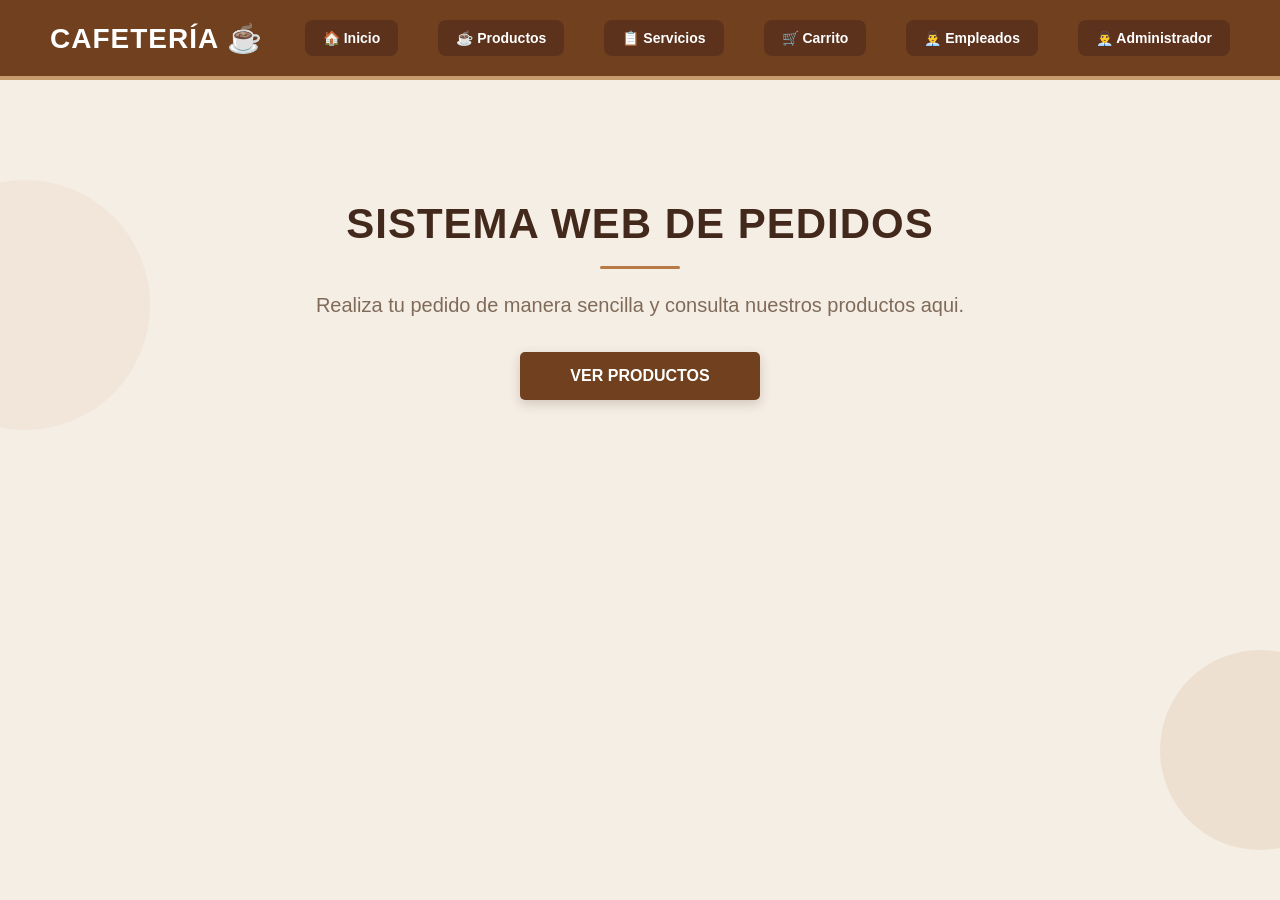
<file: index.html>
<!DOCTYPE html>
<html lang="es">
<head>
    <meta charset="UTF-8">
    <meta name="viewport" content="width=device-width, initial-scale=1.0">
    <title>Inicio - Cafeteria</title>
<link rel="stylesheet" href="estil.css">
   
   
</head>

<body>

    <!-- Encabezado -->
    <header>

        <div class="logo">
            CAFETERÍA ☕
        </div>

        <nav class="menu">

        <a href="index.html">🏠 Inicio</a>

        <a href="cafeteria.html">☕ Productos</a>

        <a href="cafeteria_sen.html">📋 Servicios</a>

        <a href="tu_carito.html">🛒 Carrito</a>

        <a href="panel_enpleados.html">👨‍💼 Empleados</a>
        <a href="adios.html">👨‍💼 Administrador</a>

    </nav>

    </header>

    <!-- Contenido principal -->
    <main>

        <h1>SISTEMA WEB DE PEDIDOS</h1>

        <p>
            Realiza tu pedido de manera sencilla y consulta nuestros productos aqui.
        </p>

        <a href="#" class="boton">
            VER PRODUCTOS
        </a>

    </main>

</body>
</html>
</file>
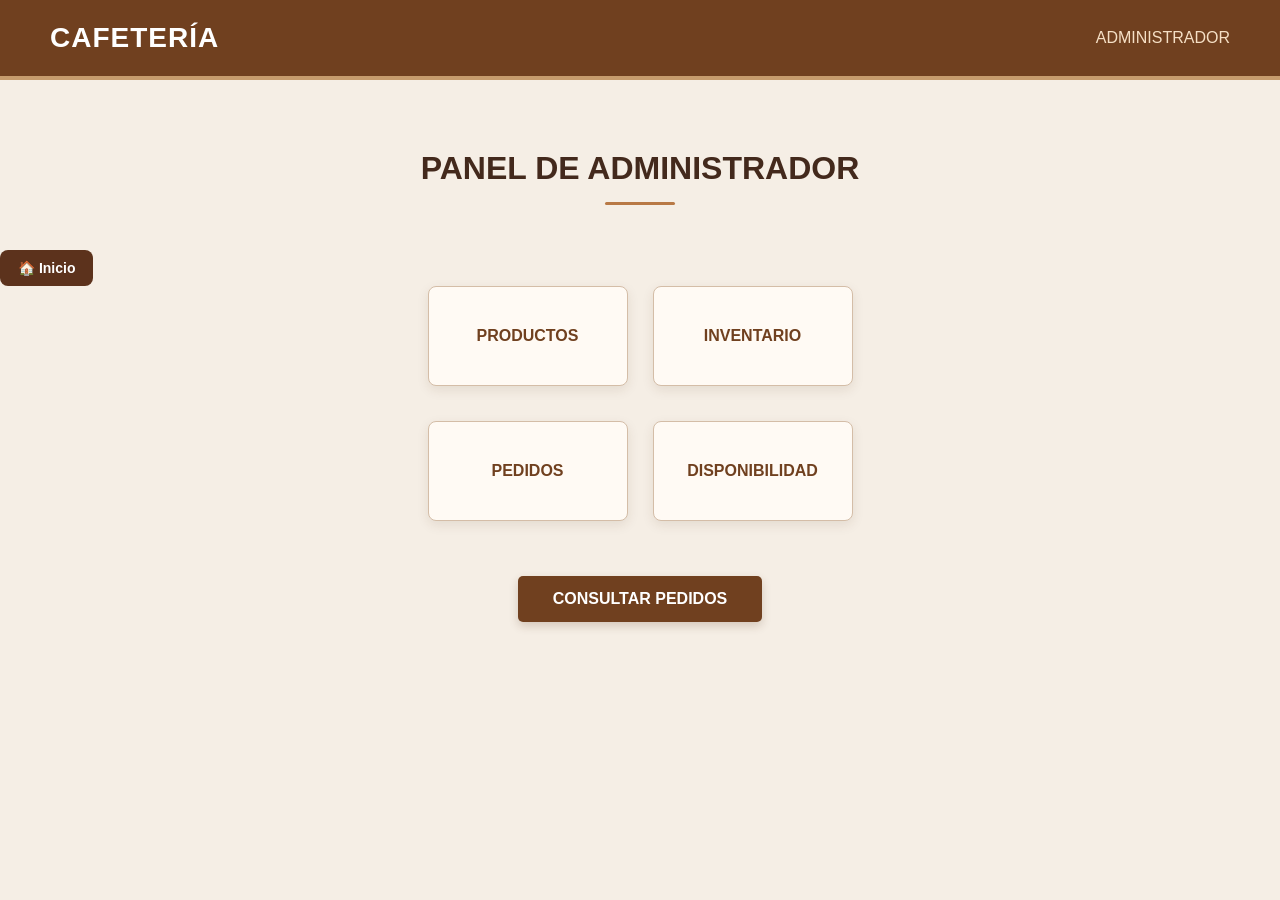
<file: adios.html>
<!DOCTYPE html>
<html lang="es">
<head>
    <meta charset="UTF-8">
    <meta name="viewport" content="width=device-width, initial-scale=1.0">
    <title>Panel de Administrador - Cafetería</title>
<link rel="stylesheet" href="est.css">
</head>

<body>

    <!-- Encabezado -->
    <header>

        <div class="logo">
            CAFETERÍA
        </div>

        <div class="usuario">
            ADMINISTRADOR
        </div>

    </header>

    <!-- Contenido principal -->
    <main>

        <h1>PANEL DE ADMINISTRADOR</h1>
    <nav class="menu">

    <a href="index.html">🏠 Inicio</a>

    

    </nav>
        <div class="opciones">

            <div class="opcion">
                PRODUCTOS
            </div>

            <div class="opcion">
                INVENTARIO
            </div>

        </div>

        <div class="opciones">

            <div class="opcion">
                PEDIDOS
            </div>

            <div class="opcion">
                DISPONIBILIDAD
            </div>

        </div>

        <a href="#" class="boton">
            CONSULTAR PEDIDOS
        </a>

    </main>

</body>
</html>
</file>
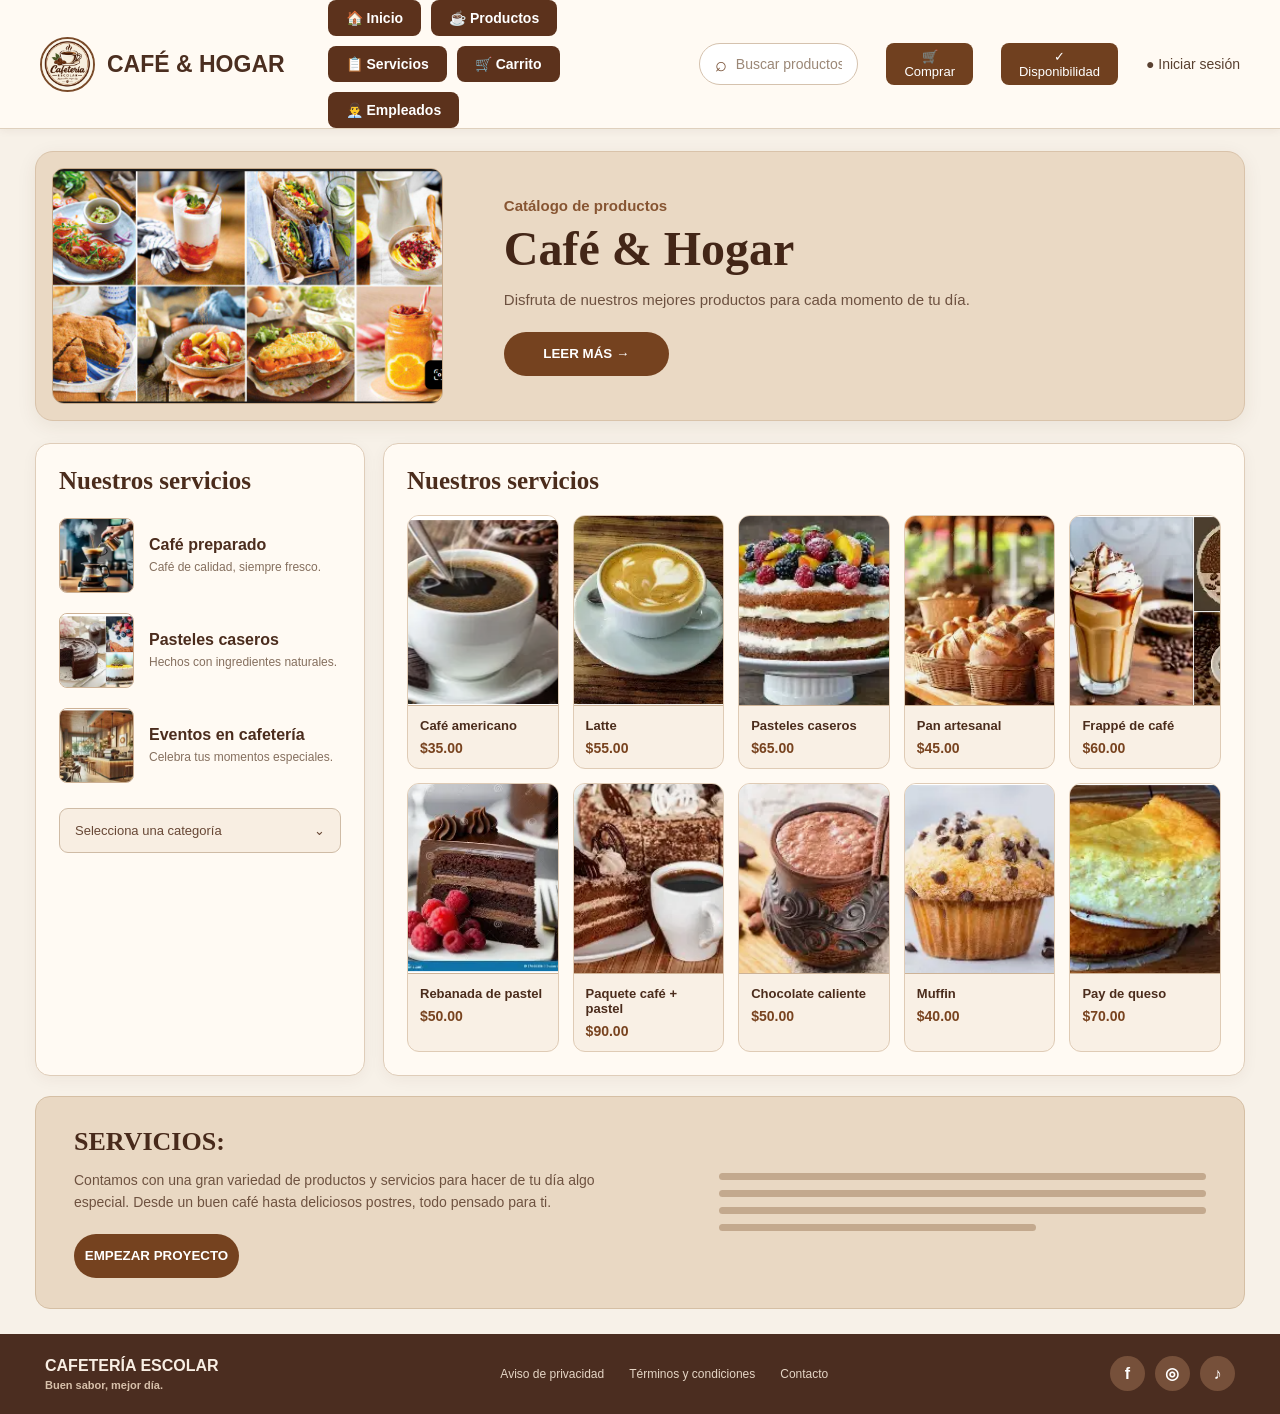
<file: cafeteria.html>
<!DOCTYPE html>
<html lang="es">

<head>

<meta charset="UTF-8">

<meta name="viewport" content="width=device-width, initial-scale=1.0">

<title>Café & Hogar</title>

<link rel="stylesheet" href="estilos.css">

</head>

<body>


<!-- =========================
     HEADER
========================= -->

<header>

    <div class="logo">

        <div class="logo-icon">
            <img src="logo.png" alt="Logo Cafetería">
        </div>

        <span>CAFÉ & HOGAR</span>

    </div>


    <nav class="menu">

        <a href="index.html">🏠 Inicio</a>

        <a href="cafeteria.html">☕ Productos</a>

        <a href="cafeteria_sen.html">📋 Servicios</a>

        <a href="tu_carito.html">🛒 Carrito</a>

        <a href="panel_enpleados.html">👨‍💼 Empleados</a>

    </nav>


    <div class="search">

        <span>⌕</span>

        <input
            type="text"
            placeholder="Buscar productos..."
        >

    </div>


    <button class="btn-header">
        🛒 Comprar
    </button>


    <button class="btn-header">
        ✓ Disponibilidad
    </button>


    <div class="login">
        ● Iniciar sesión
    </div>

</header>



<!-- =========================
     HERO
========================= -->

<section class="hero">


    <div class="hero-img">

        <img
            src="desayuno.png"
            alt="Cafetería"
        >

    </div>


    <div class="hero-content">

        <small>Catálogo de productos</small>

        <h1>Café & Hogar</h1>

        <p>
            Disfruta de nuestros mejores productos
            para cada momento de tu día.
        </p>

        <button class="btn-main">
            LEER MÁS →
        </button>

    </div>


</section>



<!-- =========================
     CONTENIDO
========================= -->

<section class="content">


    <!-- SIDEBAR -->

    <aside class="sidebar">

        <h2>Nuestros servicios</h2>


        <div class="service">

            <div class="service-icon">

                <img
                    src="cafe.png"
                    alt="Café preparado"
                >

            </div>

            <div class="service-info">

                <h3>Café preparado</h3>

                <p>
                    Café de calidad, siempre fresco.
                </p>

            </div>

        </div>


        <div class="service">

            <div class="service-icon">

                <img
                    src="pasteles.png"
                    alt="Pasteles caseros"
                >

            </div>

            <div class="service-info">

                <h3>Pasteles caseros</h3>

                <p>
                    Hechos con ingredientes naturales.
                </p>

            </div>

        </div>


        <div class="service">

            <div class="service-icon">

                <img
                    src="eventos.png"
                    alt="Eventos en cafetería"
                >

            </div>

            <div class="service-info">

                <h3>Eventos en cafetería</h3>

                <p>
                    Celebra tus momentos especiales.
                </p>

            </div>

        </div>


        <div class="category">

            <span>
                Selecciona una categoría
            </span>

            <span>⌄</span>

        </div>

    </aside>



    <!-- =========================
         PRODUCTOS
    ========================= -->

    <main class="products">

        <h2>Nuestros servicios</h2>


        <div class="product-grid">


            <!-- PRODUCTO 1 -->

            <div class="card">

                <div class="product-img">

                    <img
                        src="americano.png"
                        alt="Café americano"
                    >

                </div>

                <div class="card-info">

                    <h3>Café americano</h3>

                    <div class="card-bottom">

                        <span class="price">
                            $35.00
                        </span>

                    </div>

                </div>

            </div>



            <!-- PRODUCTO 2 -->

            <div class="card">

                <div class="product-img">

                    <img
                        src="latte.png"
                        alt="Latte"
                    >

                </div>

                <div class="card-info">

                    <h3>Latte</h3>

                    <div class="card-bottom">

                        <span class="price">
                            $55.00
                        </span>

                    </div>

                </div>

            </div>



            <!-- PRODUCTO 3 -->

            <div class="card">

                <div class="product-img">

                    <img
                        src="pastel.png"
                        alt="Pasteles caseros"
                    >

                </div>

                <div class="card-info">

                    <h3>Pasteles caseros</h3>

                    <div class="card-bottom">

                        <span class="price">
                            $65.00
                        </span>

                    </div>

                </div>

            </div>



            <!-- PRODUCTO 4 -->

            <div class="card">

                <div class="product-img">

                    <img
                        src="pan.png"
                        alt="Pan artesanal"
                    >

                </div>

                <div class="card-info">

                    <h3>Pan artesanal</h3>

                    <div class="card-bottom">

                        <span class="price">
                            $45.00
                        </span>

                    </div>

                </div>

            </div>



            <!-- PRODUCTO 5 -->

            <div class="card">

                <div class="product-img">

                    <img
                        src="frape de cafe.png"
                        alt="Frappé de café"
                    >

                </div>

                <div class="card-info">

                    <h3>Frappé de café</h3>

                    <div class="card-bottom">

                        <span class="price">
                            $60.00
                        </span>

                    </div>

                </div>

            </div>



            <!-- PRODUCTO 6 -->

            <div class="card">

                <div class="product-img">

                    <img
                        src="revanada.png"
                        alt="Rebanada de pastel"
                    >

                </div>

                <div class="card-info">

                    <h3>Rebanada de pastel</h3>

                    <div class="card-bottom">

                        <span class="price">
                            $50.00
                        </span>

                    </div>

                </div>

            </div>



            <!-- PRODUCTO 7 -->

            <div class="card">

                <div class="product-img">

                    <img
                        src="pastel_cafe.png"
                        alt="Paquete café y pastel"
                    >

                </div>

                <div class="card-info">

                    <h3>Paquete café + pastel</h3>

                    <div class="card-bottom">

                        <span class="price">
                            $90.00
                        </span>

                    </div>

                </div>

            </div>



            <!-- PRODUCTO 8 -->

            <div class="card">

                <div class="product-img">

                    <img
                        src="chocolate.png"
                        alt="Chocolate caliente"
                    >

                </div>

                <div class="card-info">

                    <h3>Chocolate caliente</h3>

                    <div class="card-bottom">

                        <span class="price">
                            $50.00
                        </span>

                    </div>

                </div>

            </div>



            <!-- PRODUCTO 9 -->

            <div class="card">

                <div class="product-img">

                    <img
                        src="muffin.png"
                        alt="Muffin"
                    >

                </div>

                <div class="card-info">

                    <h3>Muffin</h3>

                    <div class="card-bottom">

                        <span class="price">
                            $40.00
                        </span>

                    </div>

                </div>

            </div>



            <!-- PRODUCTO 10 -->

            <div class="card">

                <div class="product-img">

                    <img
                        src="pay de queso.png"
                        alt="Pay de queso"
                    >

                </div>

                <div class="card-info">

                    <h3>Pay de queso</h3>

                    <div class="card-bottom">

                        <span class="price">
                            $70.00
                        </span>

                    </div>

                </div>

            </div>


        </div>

    </main>

</section>



<!-- =========================
     SERVICIOS
========================= -->

<section class="services">


    <div class="services-text">

        <h2>SERVICIOS:</h2>

        <p>
            Contamos con una gran variedad de productos
            y servicios para hacer de tu día algo especial.
            Desde un buen café hasta deliciosos postres,
            todo pensado para ti.
        </p>

        <button class="btn-main">
            EMPEZAR PROYECTO
        </button>

    </div>


    <div class="services-lines">

        <div class="line"></div>

        <div class="line"></div>

        <div class="line"></div>

        <div class="line"></div>

    </div>


</section>



<!-- =========================
     FOOTER
========================= -->

<footer>


    <div class="footer-logo">

        CAFETERÍA ESCOLAR

        <span>
            Buen sabor, mejor día.
        </span>

    </div>


    <div class="footer-links">

        <span>Aviso de privacidad</span>

        <span>Términos y condiciones</span>

        <span>Contacto</span>

    </div>


    <div class="social">

        <div>f</div>

        <div>◎</div>

        <div>♪</div>

    </div>


</footer>


</body>
</html>
</file>
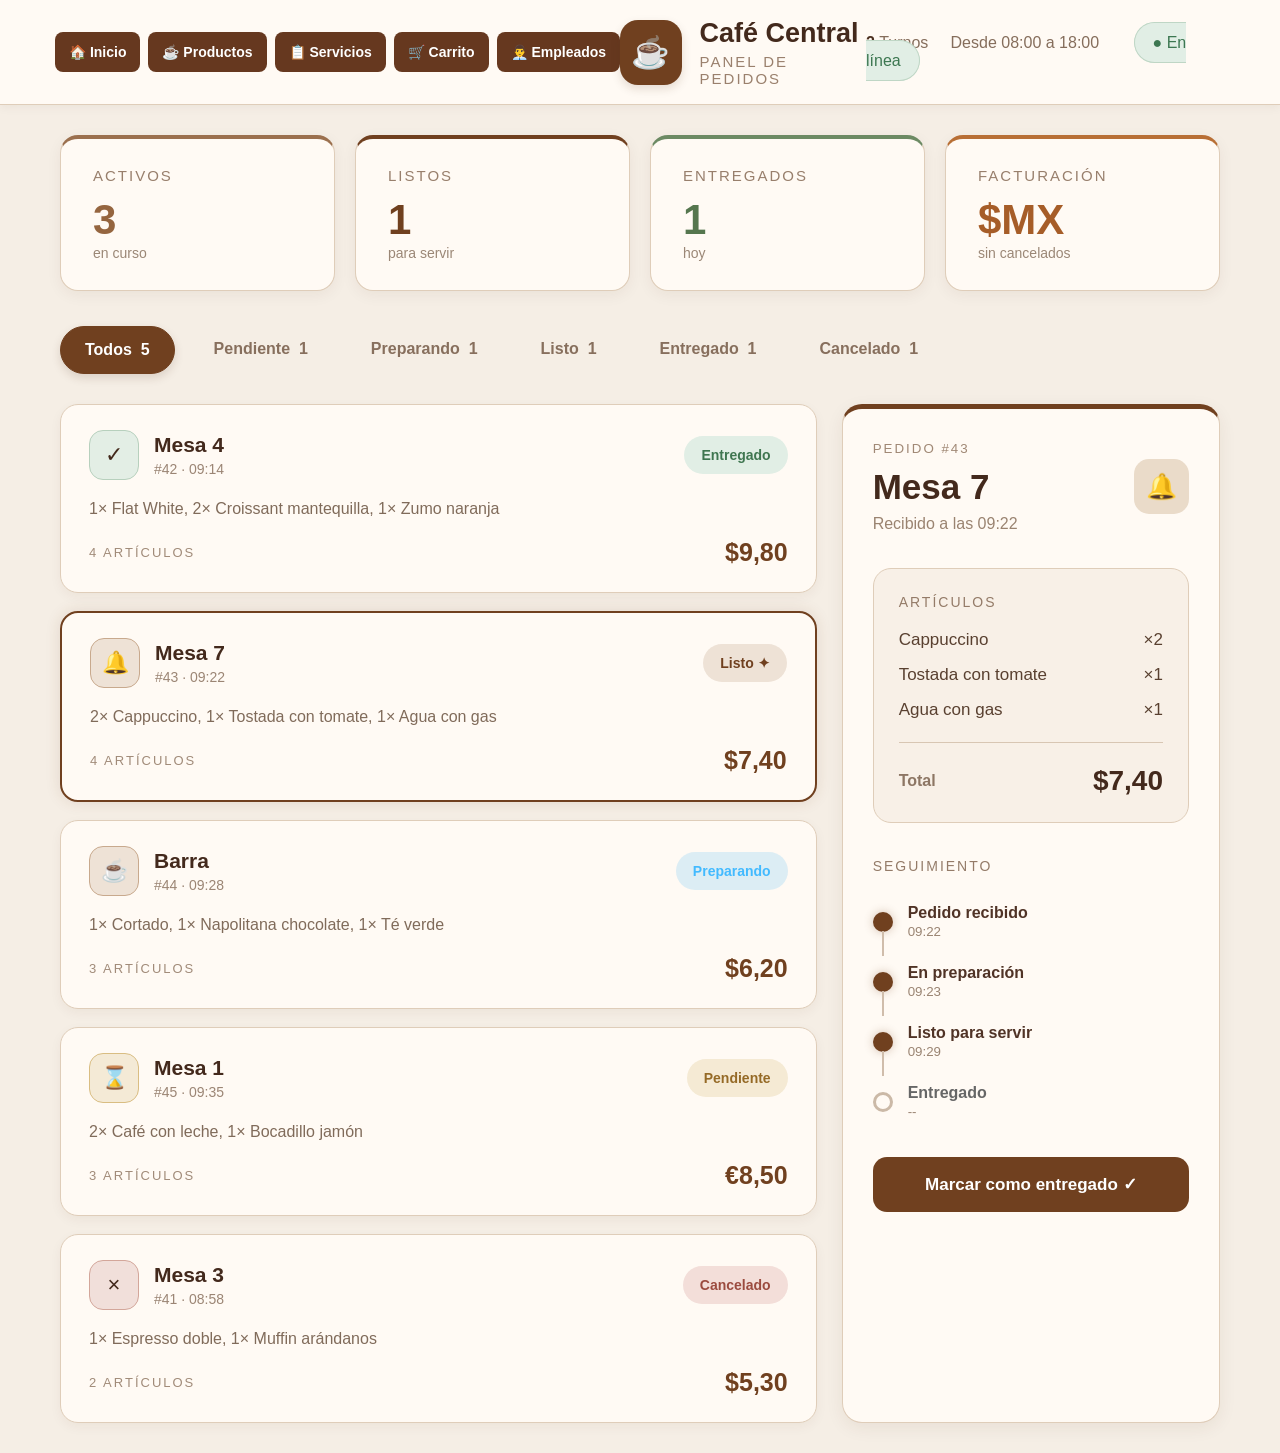
<file: cafeteria_sen.html>
<!DOCTYPE html>
<html lang="es">
<head>
<meta charset="UTF-8">
<meta name="viewport" content="width=device-width, initial-scale=1.0">
<title>Cafe Central - Panel de pedidos</title>
<link rel="stylesheet" href="cafeteria_pedidos.css">


</head>

<body>

<header>
    <nav class="menu">

    <a href="index.html">🏠 Inicio</a>

    <a href="cafeteria.html">☕ Productos</a>

    <a href="cafeteria_sen.html">📋 Servicios</a>

    <a href="tu_carito.html">🛒 Carrito</a>

    <a href="panel_enpleados.html">👨‍💼 Empleados</a>

    </nav>
    <div class="logo-area">
        <div class="logo">☕</div>

        <div class="logo-text">
            <h1>Café Central</h1>
            <p>PANEL DE PEDIDOS</p>
        </div>
    </div>

    <div class="shift">
        <strong>2</strong> Turnos
        &nbsp;&nbsp;&nbsp;
        Desde 08:00 a 18:00
        <span class="online">● En línea</span>
    </div>

</header>


<div class="container">

    <!-- ESTADÍSTICAS -->

    <section class="stats">

        <div class="stat blue">
            <div class="stat-title">ACTIVOS</div>
            <div class="stat-number">3</div>
            <small>en curso</small>
        </div>

        <div class="stat purple">
            <div class="stat-title">LISTOS</div>
            <div class="stat-number">1</div>
            <small>para servir</small>
        </div>

        <div class="stat green">
            <div class="stat-title">ENTREGADOS</div>
            <div class="stat-number">1</div>
            <small>hoy</small>
        </div>

        <div class="stat orange">
            <div class="stat-title">FACTURACIÓN</div>
            <div class="stat-number">$MX</div>
            <small>sin cancelados</small>
        </div>

    </section>


    <!-- FILTROS -->

    <div class="filters">

        <div class="filter active">
            Todos&nbsp; 5
        </div>

        <div class="filter">
            Pendiente&nbsp; 1
        </div>

        <div class="filter">
            Preparando&nbsp; 1
        </div>

        <div class="filter">
            Listo&nbsp; 1
        </div>

        <div class="filter">
            Entregado&nbsp; 1
        </div>

        <div class="filter">
            Cancelado&nbsp; 1
        </div>

    </div>


    <!-- CONTENIDO -->

    <main class="main">

        <section class="orders">

            <!-- PEDIDO 42 -->

            <div class="order">

                <div class="order-top">

                    <div class="order-name">

                        <div class="order-icon icon-green">
                            ✓
                        </div>

                        <div>
                            <h2>Mesa 4</h2>
                            <div class="order-id">
                                #42 · 09:14
                            </div>
                        </div>

                    </div>

                    <span class="status green">
                        Entregado
                    </span>

                </div>

                <div class="items">
                    1× Flat White, 2× Croissant mantequilla,
                    1× Zumo naranja
                </div>

                <div class="order-bottom">
                    <span class="article-count">
                        4 ARTÍCULOS
                    </span>

                    <span class="price">
                        $9,80
                    </span>
                </div>

            </div>


            <!-- PEDIDO 43 -->

            <div class="order selected">

                <div class="order-top">

                    <div class="order-name">

                        <div class="order-icon icon-purple">
                            🔔
                        </div>

                        <div>
                            <h2>Mesa 7</h2>
                            <div class="order-id">
                                #43 · 09:22
                            </div>
                        </div>

                    </div>

                    <span class="status purple">
                        Listo ✦
                    </span>

                </div>

                <div class="items">
                    2× Cappuccino, 1× Tostada con tomate,
                    1× Agua con gas
                </div>

                <div class="order-bottom">
                    <span class="article-count">
                        4 ARTÍCULOS
                    </span>

                    <span class="price">
                        $7,40
                    </span>
                </div>

            </div>


            <!-- PEDIDO 44 -->

            <div class="order">

                <div class="order-top">

                    <div class="order-name">

                        <div class="order-icon icon-purple">
                            ☕
                        </div>

                        <div>
                            <h2>Barra</h2>
                            <div class="order-id">
                                #44 · 09:28
                            </div>
                        </div>

                    </div>

                    <span class="status" style="
                        background:rgba(20,160,240,.15);
                        color:#42baff;">
                        Preparando
                    </span>

                </div>

                <div class="items">
                    1× Cortado, 1× Napolitana chocolate,
                    1× Té verde
                </div>

                <div class="order-bottom">
                    <span class="article-count">
                        3 ARTÍCULOS
                    </span>

                    <span class="price">
                        $6,20
                    </span>
                </div>

            </div>


            <!-- PEDIDO 45 -->

            <div class="order">

                <div class="order-top">

                    <div class="order-name">

                        <div class="order-icon icon-yellow">
                            ⌛
                        </div>

                        <div>
                            <h2>Mesa 1</h2>
                            <div class="order-id">
                                #45 · 09:35
                            </div>
                        </div>

                    </div>

                    <span class="status yellow">
                        Pendiente
                    </span>

                </div>

                <div class="items">
                    2× Café con leche, 1× Bocadillo jamón
                </div>

                <div class="order-bottom">
                    <span class="article-count">
                        3 ARTÍCULOS
                    </span>

                    <span class="price">
                        €8,50
                    </span>
                </div>

            </div>


            <!-- PEDIDO 41 -->

            <div class="order">

                <div class="order-top">

                    <div class="order-name">

                        <div class="order-icon icon-red">
                            ×
                        </div>

                        <div>
                            <h2>Mesa 3</h2>
                            <div class="order-id">
                                #41 · 08:58
                            </div>
                        </div>

                    </div>

                    <span class="status red">
                        Cancelado
                    </span>

                </div>

                <div class="items">
                    1× Espresso doble, 1× Muffin arándanos
                </div>

                <div class="order-bottom">
                    <span class="article-count">
                        2 ARTÍCULOS
                    </span>

                    <span class="price">
                        $5,30
                    </span>
                </div>

            </div>

        </section>


        <!-- PANEL DE DETALLE -->

        <aside class="details">

            <div class="detail-header">

                <div>
                    <small>PEDIDO #43</small>
                    <h2>Mesa 7</h2>
                    <div class="received">
                        Recibido a las 09:22
                    </div>
                </div>

                <div class="bell">
                    🔔
                </div>

            </div>


            <div class="article-box">

                <div class="article-title">
                    ARTÍCULOS
                </div>

                <div class="article">
                    <span>Cappuccino</span>
                    <span>×2</span>
                </div>

                <div class="article">
                    <span>Tostada con tomate</span>
                    <span>×1</span>
                </div>

                <div class="article">
                    <span>Agua con gas</span>
                    <span>×1</span>
                </div>

                <div class="line"></div>

                <div class="total">
                    <span>Total</span>
                    <strong>$7,40</strong>
                </div>

            </div>


            <!-- SEGUIMIENTO -->

            <div class="tracking">

                <div class="tracking-title">
                    SEGUIMIENTO
                </div>

                <div class="step">

                    <div class="dot"></div>

                    <div class="step-text">
                        <strong>Pedido recibido</strong>
                        <small>09:22</small>
                    </div>

                    <div class="connector"></div>

                </div>


                <div class="step">

                    <div class="dot"></div>

                    <div class="step-text">
                        <strong>En preparación</strong>
                        <small>09:23</small>
                    </div>

                    <div class="connector"></div>

                </div>


                <div class="step">

                    <div class="dot"></div>

                    <div class="step-text">
                        <strong>Listo para servir</strong>
                        <small>09:29</small>
                    </div>

                    <div class="connector"></div>

                </div>


                <div class="step">

                    <div class="dot empty"></div>

                    <div class="step-text">
                        <strong style="color:#666;">
                            Entregado
                        </strong>
                        <small>--</small>
                    </div>

                </div>

            </div>


            <button class="deliver"
                    onclick="entregarPedido()">
                Marcar como entregado ✓
            </button>

        </aside>

    </main>

</div>


<script>

function entregarPedido() {

    const boton = document.querySelector(".deliver");

    boton.innerHTML = "✓ Pedido entregado";

    boton.style.background =
        "linear-gradient(90deg, #159f72, #20c98e)";

}

</script>

</body>
</html>
</file>
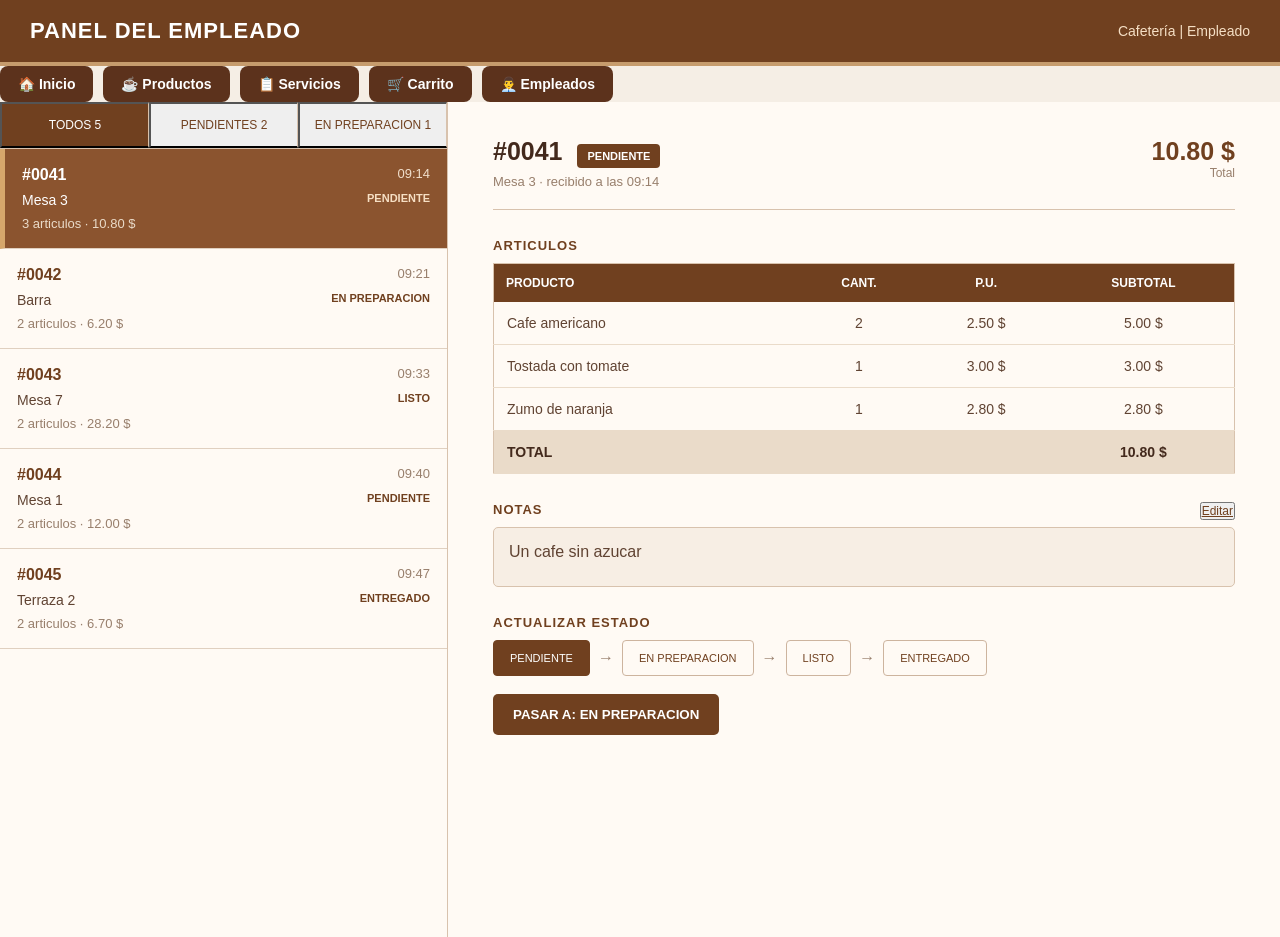
<file: panel_enpleados.html>
<!DOCTYPE html>
<html lang="es">

<head>
    <meta charset="UTF-8">
    <meta name="viewport" content="width=device-width, initial-scale=1.0">

    <!-- CSS -->
    <link rel="stylesheet" href="cart.css">

    <title>Panel del Empleado</title>
</head>

<body>

    <!-- ================= ENCABEZADO ================= -->
    <header>
        <h1>PANEL DEL EMPLEADO</h1>
        <span>Cafetería | Empleado</span>
    </header>


    <!-- ================= MENÚ ================= -->
    <nav class="menu">

        <a href="index.html">🏠 Inicio</a>

        <a href="cafeteria.html">☕ Productos</a>

        <a href="cafeteria_sen.html">📋 Servicios</a>

        <a href="tu_carito.html">🛒 Carrito</a>

        <a href="panel_enpleados.html">👨‍💼 Empleados</a>

    </nav>


    <!-- ================= CONTENEDOR PRINCIPAL ================= -->
    <div class="contenedor">


        <!-- ================================================= -->
        <!-- LISTA DE PEDIDOS -->
        <!-- ================================================= -->

        <div class="lista-pedidos">

            <!-- FILTROS -->
            <div class="filtros">

                <button type="button" class="filtro activo" data-filtro="todos">
                    TODOS 5
                </button>

                <button type="button" class="filtro" data-filtro="pendiente">
                    PENDIENTES 2
                </button>

                <button type="button" class="filtro" data-filtro="preparacion">
                    EN PREPARACION 1
                </button>

            </div>


            <!-- ================= PEDIDO 1 ================= -->

            <div class="pedido seleccionado" data-estado="pendiente">

                <div class="fila">
                    <span class="numero">#0041</span>
                    <span class="hora">09:14</span>
                </div>

                <div class="fila">
                    <span class="mesa">Mesa 3</span>
                    <span class="estado">Pendiente</span>
                </div>

                <div class="detalle">
                    3 articulos · 10.80 $
                </div>

            </div>


            <!-- ================= PEDIDO 2 ================= -->

            <div class="pedido" data-estado="preparacion">

                <div class="fila">
                    <span class="numero">#0042</span>
                    <span class="hora">09:21</span>
                </div>

                <div class="fila">
                    <span class="mesa">Barra</span>
                    <span class="estado">En preparacion</span>
                </div>

                <div class="detalle">
                    2 articulos · 6.20 $
                </div>

            </div>


            <!-- ================= PEDIDO 3 ================= -->

            <div class="pedido" data-estado="listo">

                <div class="fila">
                    <span class="numero">#0043</span>
                    <span class="hora">09:33</span>
                </div>

                <div class="fila">
                    <span class="mesa">Mesa 7</span>
                    <span class="estado">Listo</span>
                </div>

                <div class="detalle">
                    2 articulos · 28.20 $ 
                </div>

            </div>


            <!-- ================= PEDIDO 4 ================= -->

            <div class="pedido" data-estado="pendiente">

                <div class="fila">
                    <span class="numero">#0044</span>
                    <span class="hora">09:40</span>
                </div>

                <div class="fila">
                    <span class="mesa">Mesa 1</span>
                    <span class="estado">Pendiente</span>
                </div>

                <div class="detalle">
                    2 articulos · 12.00 $
                </div>

            </div>


            <!-- ================= PEDIDO 5 ================= -->

            <div class="pedido" data-estado="entregado">

                <div class="fila">
                    <span class="numero">#0045</span>
                    <span class="hora">09:47</span>
                </div>

                <div class="fila">
                    <span class="mesa">Terraza 2</span>
                    <span class="estado">Entregado</span>
                </div>

                <div class="detalle">
                    2 articulos · 6.70 $
                </div>

            </div>

        </div>


        <!-- ================================================= -->
        <!-- DETALLE DEL PEDIDO -->
        <!-- ================================================= -->

        <div class="detalle-pedido">

            <!-- ENCABEZADO DEL PEDIDO -->

            <div class="encabezado">

                <div>

                    <h2>
                        #0041

                        <span class="estado-principal">
                            PENDIENTE
                        </span>
                    </h2>

                    <p class="recibido">
                        Mesa 3 · recibido a las 09:14
                    </p>

                </div>


                <div class="total">

                    <strong>10.80 $</strong>

                    <p>Total</p>

                </div>

            </div>


            <!-- ================================================= -->
            <!-- ARTICULOS -->
            <!-- ================================================= -->

            <div class="seccion">

                <h3>ARTICULOS</h3>

                <table>

                    <thead>

                        <tr>
                            <th>PRODUCTO</th>
                            <th>CANT.</th>
                            <th>P.U.</th>
                            <th>SUBTOTAL</th>
                        </tr>

                    </thead>

                    <tbody>

                        <tr>
                            <td>Cafe americano</td>
                            <td>2</td>
                            <td>2.50 $</td>
                            <td>5.00 $</td>
                        </tr>

                        <tr>
                            <td>Tostada con tomate</td>
                            <td>1</td>
                            <td>3.00 $</td>
                            <td>3.00 $</td>
                        </tr>

                        <tr>
                            <td>Zumo de naranja</td>
                            <td>1</td>
                            <td>2.80 $</td>
                            <td>2.80 $</td>
                        </tr>

                        <tr class="total-fila">

                            <td colspan="3">
                                TOTAL
                            </td>

                            <td>
                                10.80 $
                            </td>

                        </tr>

                    </tbody>

                </table>

            </div>


            <!-- ================================================= -->
            <!-- NOTAS -->
            <!-- ================================================= -->

            <div class="seccion">

                <h3>
                    NOTAS

                    <button type="button" class="editar">
                        Editar
                    </button>

                </h3>

                <div class="notas">
                    Un cafe sin azucar
                </div>

            </div>


            <!-- ================================================= -->
            <!-- ACTUALIZAR ESTADO -->
            <!-- ================================================= -->

            <div class="seccion">

                <h3>
                    ACTUALIZAR ESTADO
                </h3>


                <div class="estados">

                    <button
                        type="button"
                        class="estado-btn activo"
                        data-estado="PENDIENTE">
                        PENDIENTE
                    </button>


                    <span class="flecha">
                        →
                    </span>


                    <button
                        type="button"
                        class="estado-btn"
                        data-estado="EN PREPARACION">
                        EN PREPARACION
                    </button>


                    <span class="flecha">
                        →
                    </span>


                    <button
                        type="button"
                        class="estado-btn"
                        data-estado="LISTO">
                        LISTO
                    </button>


                    <span class="flecha">
                        →
                    </span>


                    <button
                        type="button"
                        class="estado-btn"
                        data-estado="ENTREGADO">
                        ENTREGADO
                    </button>

                </div>


                <!-- BOTON ACTUALIZAR -->

                <button
                    type="button"
                    class="actualizar">

                    PASAR A: EN PREPARACION

                </button>

            </div>

        </div>

    </div>


    <!-- ================================================= -->
    <!-- JAVASCRIPT -->
    <!-- ================================================= -->

    <script>

        /* =================================================
           VARIABLES
        ================================================= */

        const botonesEstado =
            document.querySelectorAll(".estado-btn");

        const botonActualizar =
            document.querySelector(".actualizar");

        const estadoPrincipal =
            document.querySelector(".estado-principal");

        const pedidoSeleccionado =
            document.querySelector(".pedido.seleccionado");

        const estadoPedido =
            pedidoSeleccionado.querySelector(".estado");


        let estadoSeleccionado = "PENDIENTE";


        /* =================================================
           BOTONES DE ESTADO
        ================================================= */

        botonesEstado.forEach(function(boton) {

            boton.addEventListener("click", function() {

                /* Quitar selección anterior */

                botonesEstado.forEach(function(b) {

                    b.classList.remove("activo");

                });


                /* Activar botón seleccionado */

                boton.classList.add("activo");


                /* Guardar estado */

                estadoSeleccionado =
                    boton.dataset.estado;


                /* Cambiar texto del botón */

                if (estadoSeleccionado === "PENDIENTE") {

                    botonActualizar.textContent =
                        "PASAR A: EN PREPARACIÓN";

                }

                else if (estadoSeleccionado === "EN PREPARACIÓN") {

                    botonActualizar.textContent =
                        "PASAR A: LISTO";

                }

                else if (estadoSeleccionado === "LISTO") {

                    botonActualizar.textContent =
                        "PASAR A: ENTREGADO";

                }

                else if (estadoSeleccionado === "ENTREGADO") {

                    botonActualizar.textContent =
                        "MARCAR COMO ENTREGADO";

                }

            });

        });


        /* =================================================
           BOTÓN ACTUALIZAR
        ================================================= */

        botonActualizar.addEventListener("click", function() {


            /* Cambiar estado del encabezado */

            estadoPrincipal.textContent =
                estadoSeleccionado;


            /* Cambiar estado del pedido */

            if (estadoPedido) {

                estadoPedido.textContent =
                    estadoSeleccionado;

            }


            /* Guardar estado como atributo */

            if (pedidoSeleccionado) {

                pedidoSeleccionado.dataset.estado =
                    estadoSeleccionado.toLowerCase();

            }


            /* Mensaje */

            if (estadoSeleccionado === "ENTREGADO") {

                botonActualizar.textContent =
                    "PEDIDO ENTREGADO";

            }

            else if (estadoSeleccionado === "PENDIENTE") {

                botonActualizar.textContent =
                    "PASAR A: EN PREPARACIÓN";

            }

            else if (estadoSeleccionado === "EN PREPARACIÓN") {

                botonActualizar.textContent =
                    "PASAR A: LISTO";

            }

            else if (estadoSeleccionado === "LISTO") {

                botonActualizar.textContent =
                    "PASAR A: ENTREGADO";

            }

        });


        /* =================================================
           SELECCIONAR PEDIDOS
        ================================================= */

        const pedidos =
            document.querySelectorAll(".pedido");


        pedidos.forEach(function(pedido) {

            pedido.addEventListener("click", function() {


                /* Quitar selección */

                pedidos.forEach(function(p) {

                    p.classList.remove("seleccionado");

                });


                /* Seleccionar pedido */

                pedido.classList.add("seleccionado");


                /* Obtener información */

                const numero =
                    pedido.querySelector(".numero").textContent;

                const mesa =
                    pedido.querySelector(".mesa").textContent;

                const hora =
                    pedido.querySelector(".hora").textContent;

                const estado =
                    pedido.querySelector(".estado").textContent;


                /* Cambiar información */

                document.querySelector(".encabezado h2").childNodes[0].nodeValue =
                    numero + " ";


                document.querySelector(".recibido").textContent =
                    mesa + " · recibido a las " + hora;


                estadoPrincipal.textContent =
                    estado.toUpperCase();


                estadoPedido.textContent =
                    estado;


                /* Cambiar botón activo */

                botonesEstado.forEach(function(boton) {

                    boton.classList.remove("activo");

                    if (
                        boton.dataset.estado.toLowerCase() ===
                        estado.toLowerCase()
                    ) {

                        boton.classList.add("activo");

                    }

                });


                estadoSeleccionado =
                    estado.toUpperCase();


                /* Actualizar texto */

                if (estadoSeleccionado === "PENDIENTE") {

                    botonActualizar.textContent =
                        "PASAR A: EN PREPARACIÓN";

                }

                else if (estadoSeleccionado === "EN PREPARACIÓN") {

                    botonActualizar.textContent =
                        "PASAR A: LISTO";

                }

                else if (estadoSeleccionado === "LISTO") {

                    botonActualizar.textContent =
                        "PASAR A: ENTREGADO";

                }

                else {

                    botonActualizar.textContent =
                        "PEDIDO ENTREGADO";

                }

            });

        });


        /* =================================================
           FILTROS
        ================================================= */

        const filtros =
            document.querySelectorAll(".filtro");


        filtros.forEach(function(filtro) {

            filtro.addEventListener("click", function() {


                /* Quitar activo */

                filtros.forEach(function(f) {

                    f.classList.remove("activo");

                });


                /* Activar filtro */

                filtro.classList.add("activo");


                const tipo =
                    filtro.dataset.filtro;


                /* Mostrar pedidos */

                pedidos.forEach(function(pedido) {

                    const estado =
                        pedido.dataset.estado;


                    if (tipo === "todos") {

                        pedido.style.display = "block";

                    }

                    else if (tipo === estado) {

                        pedido.style.display = "block";

                    }

                    else {

                        pedido.style.display = "none";

                    }

                });

            });

        });

    </script>

</body>

</html>
</file>
<file: estil.css>
* {
    box-sizing: border-box;
    margin: 0;
    padding: 0;
    font-family: Arial, Helvetica, sans-serif;
}

body {
    background: #f5eee5;
    color: #43291c;
}

/* =========================
   ENCABEZADO
========================= */

header {
    height: 80px;
    background: #70401f;
    border-bottom: 4px solid #c69c6d;

    display: flex;
    align-items: center;
    justify-content: space-between;

    padding: 0 50px;
    color: white;
}

/* LOGO */

.logo {
    font-size: 28px;
    font-weight: bold;
    letter-spacing: 1px;
}

/* =========================
   NAVEGACIÓN
========================= */

nav {
    display: flex;
    align-items: center;
}

nav a {
    text-decoration: none;
    color: #f8e9d8;
    margin-left: 30px;
    font-size: 16px;
    transition: 0.3s;
}

nav a:hover {
    color: white;
}

/* =========================
   BOTÓN LOGIN
========================= */

.login {
    border: 1px solid #e0c3a4;
    padding: 10px 18px;
    border-radius: 5px;
    background: #8b542f;
}

.login:hover {
    background: #a96c42;
    color: white;
}

/* =========================
   CONTENIDO
========================= */

main {
    text-align: center;
    padding: 120px 20px 80px;
}

/* TÍTULO */

h1 {
    font-size: 42px;
    margin-bottom: 25px;
    color: #43291c;
    letter-spacing: 1px;
}

/* Línea decorativa */

h1::after {
    content: "";
    display: block;

    width: 80px;
    height: 3px;

    background: #b87945;

    margin: 18px auto 0;

    border-radius: 5px;
}

/* TEXTO */

p {
    font-size: 20px;
    color: #806b5a;
    margin-top: 20px;
}

/* =========================
   BOTÓN PRINCIPAL
========================= */

.boton {
    display: inline-block;

    margin-top: 35px;
    padding: 15px 50px;

    background: #70401f;
    color: white;

    border: none;
    border-radius: 5px;

    text-decoration: none;
    font-weight: bold;

    box-shadow: 0 4px 12px rgba(70, 40, 20, 0.20);

    transition: 0.3s;
}

.boton:hover {
    background: #8b542f;
    transform: translateY(-2px);

    box-shadow: 0 7px 16px rgba(70, 40, 20, 0.25);
}

/* =========================
   EFECTO DE FONDO
========================= */

main::before {
    content: "";
    position: absolute;

    width: 250px;
    height: 250px;

    background: #eadbc9;

    border-radius: 50%;

    left: -100px;
    top: 180px;

    opacity: 0.45;

    z-index: -1;
}

main::after {
    content: "";
    position: absolute;

    width: 200px;
    height: 200px;

    background: #dfc5aa;

    border-radius: 50%;

    right: -80px;
    bottom: 50px;

    opacity: 0.35;

    z-index: -1;
}

/* =========================
   CELULAR
========================= */

@media (max-width: 700px) {

    header {
        height: auto;
        min-height: 80px;
        padding: 15px 20px;
        flex-direction: column;
        gap: 15px;
    }

    .logo {
        font-size: 24px;
    }

    nav {
        flex-wrap: wrap;
        justify-content: center;
        gap: 10px;
    }

    nav a {
        margin-left: 10px;
        margin-right: 10px;
        font-size: 14px;
    }

    main {
        padding: 80px 20px;
    }

    h1 {
        font-size: 32px;
    }

    p {
        font-size: 17px;
    }

    .boton {
        padding: 14px 35px;
    }
}
/* =================================
   BOTONES DE CONEXIÓN
   Solo modifica los enlaces del menú
================================= */

.menu {
    display: flex;
    gap: 10px;
    flex-wrap: wrap;
}

.menu a {
    display: inline-block;

    padding: 10px 18px;

    background: #5c321c;
    color: white;

    text-decoration: none;

    border-radius: 8px;

    font-family: Arial, sans-serif;
    font-size: 14px;
    font-weight: bold;

    transition: all 0.3s ease;
}

/* Cuando pasas el mouse */
.menu a:hover {
    background: #8b5636;
    transform: translateY(-2px);

    box-shadow: 0 4px 8px rgba(0,0,0,0.2);
}

/* Página en la que estás */
.menu a.activo {
    background: #c17a4a;
    color: white;
}

/* Cuando haces clic */
.menu a:active {
    transform: scale(0.96);
}
</file>
<file: est.css>
* {
    box-sizing: border-box;
    margin: 0;
    padding: 0;
    font-family: Arial, Helvetica, sans-serif;
}

body {
    background: #f5eee5;
    color: #43291c;
}

/* =========================
   ENCABEZADO
========================= */

header {
    height: 80px;
    background: #70401f;
    border-bottom: 4px solid #c69c6d;
    display: flex;
    align-items: center;
    justify-content: space-between;
    padding: 0 50px;
    color: white;
}

.logo {
    font-size: 28px;
    font-weight: bold;
    letter-spacing: 1px;
}

.usuario {
    font-size: 16px;
    color: #f5dfc5;
}

/* =========================
   CONTENIDO
========================= */

main {
    text-align: center;
    padding-top: 70px;
}

h1 {
    font-size: 32px;
    margin-bottom: 45px;
    color: #43291c;
}

/* Línea decorativa debajo del título */

h1::after {
    content: "";
    display: block;
    width: 70px;
    height: 3px;
    background: #b87945;
    margin: 15px auto 0;
    border-radius: 5px;
}

/* =========================
   OPCIONES
========================= */

.opciones {
    display: flex;
    justify-content: center;
    gap: 25px;
    margin-bottom: 35px;
    flex-wrap: wrap;
}

.opcion {
    width: 200px;
    height: 100px;

    border: 1px solid #d4bda7;
    border-radius: 8px;

    display: flex;
    align-items: center;
    justify-content: center;

    font-weight: bold;
    color: #70401f;

    background: #fffaf4;

    box-shadow: 0 4px 12px rgba(80, 45, 20, 0.10);

    transition: 0.3s;
}

/* Efecto al pasar el mouse */

.opcion:hover {
    background: #f0dfcc;
    border-color: #b87945;
    transform: translateY(-4px);
    box-shadow: 0 7px 18px rgba(80, 45, 20, 0.15);
}

/* =========================
   BOTÓN
========================= */

.boton {
    display: inline-block;

    margin-top: 20px;
    padding: 14px 35px;

    background: #70401f;
    color: white;

    border: none;
    border-radius: 5px;

    text-decoration: none;
    font-weight: bold;

    box-shadow: 0 4px 10px rgba(80, 45, 20, 0.20);

    transition: 0.3s;
}

.boton:hover {
    background: #8b542f;
    transform: translateY(-2px);
    box-shadow: 0 6px 14px rgba(80, 45, 20, 0.25);
}

/* =========================
   RESPONSIVE
========================= */

@media (max-width: 700px) {

    header {
        padding: 0 20px;
    }

    .logo {
        font-size: 22px;
    }

    .usuario {
        font-size: 14px;
    }

    main {
        padding: 50px 20px;
    }

    h1 {
        font-size: 26px;
    }

    .opciones {
        flex-direction: column;
        align-items: center;
    }

    .opcion {
        width: 90%;
        max-width: 300px;
    }
}

/* =================================
   BOTONES DE CONEXIÓN
   Solo modifica los enlaces del menú
================================= */

.menu {
    display: flex;
    gap: 10px;
    flex-wrap: wrap;
}

.menu a {
    display: inline-block;

    padding: 10px 18px;

    background: #5c321c;
    color: white;

    text-decoration: none;

    border-radius: 8px;

    font-family: Arial, sans-serif;
    font-size: 14px;
    font-weight: bold;

    transition: all 0.3s ease;
}

/* Cuando pasas el mouse */
.menu a:hover {
    background: #8b5636;
    transform: translateY(-2px);

    box-shadow: 0 4px 8px rgba(0,0,0,0.2);
}

/* Página en la que estás */
.menu a.activo {
    background: #c17a4a;
    color: white;
}

/* Cuando haces clic */
.menu a:active {
    transform: scale(0.96);
}
</file>
<file: estilos.css>
/* =========================
   ESTILOS CAFETERÍA
========================= */

*{
    margin:0;
    padding:0;
    box-sizing:border-box;
    font-family:Arial, Helvetica, sans-serif;
}

body{
    background:#f7f1e8;
    color:#3b2418;
}


/* =========================
   HEADER
========================= */

header{
    min-height:78px;
    background:#fffaf3;
    border-bottom:1px solid #dfd0bd;

    display:flex;
    align-items:center;

    padding:0 40px;
    gap:28px;

    box-shadow:0 2px 8px rgba(70,40,20,.06);
}

.logo{
    display:flex;
    align-items:center;
    gap:12px;

    font-size:23px;
    font-weight:bold;

    color:#4b2e20;
    white-space:nowrap;
}

.logo-icon{
    width:42px;
    height:42px;

    border:2px solid #7a4b2a;
    border-radius:50%;

    display:flex;
    align-items:center;
    justify-content:center;

    background:#ead8c3;
}

.logo-icon::before{
    content:"";

    font-size:21px;
}


nav{
    display:flex;
    align-items:center;
    gap:25px;

    margin-left:15px;
}

nav a{
    text-decoration:none;

    color:#5c4030;

    font-size:14px;
    font-weight:500;

    transition:.2s;
}

nav a:hover{
    color:#9a5c32;
}


/* =========================
   BUSCADOR
========================= */

.search{
    margin-left:auto;

    width:260px;
    height:42px;

    background:#fff;

    border:1px solid #d5c2ae;

    border-radius:22px;

    display:flex;
    align-items:center;

    padding:0 15px;

    gap:9px;
}

.search span{
    color:#795237;
    font-size:20px;
}

.search input{
    width:100%;

    border:none;
    outline:none;

    color:#4a3021;

    font-size:14px;

    background:transparent;
}

.search input::placeholder{
    color:#9b8776;
}


/* =========================
   BOTONES
========================= */

.btn-header{
    height:42px;

    padding:0 18px;

    border:none;
    border-radius:8px;

    background:#70401f;

    color:white;

    font-size:13px;

    cursor:pointer;

    transition:.2s;
}

.btn-header:hover{
    background:#522d17;
}

.login{
    color:#594030;

    font-size:14px;

    white-space:nowrap;
}


/* =========================
   HERO
========================= */

.hero{
    margin:22px 35px;

    min-height:270px;

    border-radius:18px;

    background:#ead9c4;

    border:1px solid #d9c3aa;

    display:grid;

    grid-template-columns:35% 65%;

    overflow:hidden;

    box-shadow:
        0 5px 20px rgba(79,45,22,.08);
}


/* CUADRO DE IMAGEN */

.hero-img{
    margin:16px;

    border-radius:12px;

    background:#d8c0a6;

    border:1px solid #c6a989;

    position:relative;
}


/* X */

.hero-img::before,
.hero-img::after{
    content:"";

    position:absolute;

    width:100%;
    height:2px;

    background:#ad8d70;

    top:50%;
    left:0;
}

.hero-img::before{
    transform:rotate(25deg);
}

.hero-img::after{
    transform:rotate(-25deg);
}


.hero-content{
    padding:40px 45px;

    display:flex;

    flex-direction:column;

    justify-content:center;
}

.hero-content small{
    color:#875532;

    font-size:15px;

    font-weight:bold;

    margin-bottom:7px;
}

.hero-content h1{
    color:#432617;

    font-family:Georgia,serif;

    font-size:48px;

    margin-bottom:12px;
}

.hero-content p{
    color:#6d5140;

    max-width:570px;

    line-height:1.6;

    font-size:15px;
}

.btn-main{
    margin-top:20px;

    width:165px;
    height:44px;

    border:none;

    border-radius:22px;

    background:#75421f;

    color:white;

    font-weight:bold;

    cursor:pointer;

    transition:.2s;
}

.btn-main:hover{
    background:#512b16;

    transform:translateY(-2px);
}


/* =========================
   CONTENIDO
========================= */

.content{
    display:grid;

    grid-template-columns:330px 1fr;

    gap:18px;

    margin:0 35px;
}


/* =========================
   SIDEBAR
========================= */

.sidebar{
    background:#fffaf3;

    border:1px solid #dfcdb9;

    border-radius:15px;

    padding:23px;

    box-shadow:
        0 4px 15px rgba(79,45,22,.05);
}

.sidebar h2{
    color:#4b2c1c;

    font-family:Georgia,serif;

    font-size:25px;

    margin-bottom:23px;
}


/* SERVICIOS */

.service{
    display:flex;

    align-items:center;

    gap:15px;

    margin-bottom:20px;
}

.service-icon{
    width:65px;
    height:65px;

    flex-shrink:0;

    background:#ead8c3;

    border:1px solid #cdb195;

    border-radius:10px;

    position:relative;
}


/* X */

.service-icon::before,
.service-icon::after{
    content:"";

    position:absolute;

    width:100%;
    height:1px;

    background:#a8896c;

    top:50%;
    left:0;
}

.service-icon::before{
    transform:rotate(45deg);
}

.service-icon::after{
    transform:rotate(-45deg);
}


.service-info h3{
    color:#4b2c1d;

    font-size:16px;

    margin-bottom:5px;
}

.service-info p{
    color:#856f5e;

    font-size:12px;

    line-height:1.4;
}


/* CATEGORÍA */

.category{
    margin-top:25px;

    height:45px;

    border:1px solid #cfbba5;

    border-radius:9px;

    background:#f8eee2;

    color:#674735;

    display:flex;

    align-items:center;

    justify-content:space-between;

    padding:0 15px;

    font-size:13px;
}


/* =========================
   PRODUCTOS
========================= */

.products{
    background:#fffaf3;

    border:1px solid #dfcdb9;

    border-radius:15px;

    padding:23px;

    box-shadow:
        0 4px 15px rgba(79,45,22,.05);
}

.products h2{
    color:#4b2c1c;

    font-family:Georgia,serif;

    font-size:25px;

    margin-bottom:20px;
}


/* GRID */

.product-grid{
    display:grid;

    grid-template-columns:
        repeat(5,1fr);

    gap:14px;
}


/* =========================
   TARJETAS
========================= */

.card{
    background:#f9f0e5;

    border:1px solid #dfcbb5;

    border-radius:12px;

    overflow:hidden;

    transition:.25s;

    cursor:pointer;
}

.card:hover{
    transform:translateY(-4px);

    box-shadow:
        0 8px 20px rgba(85,48,25,.12);
}


/* IMAGEN */

.product-img{
    height:105px;

    background:#e1cbb4;

    position:relative;

    border-bottom:1px solid #cdb397;
}


/* X */

.product-img::before,
.product-img::after{
    content:"";

    position:absolute;

    width:100%;
    height:1px;

    background:#a98b6d;

    top:50%;
    left:0;
}

.product-img::before{
    transform:rotate(25deg);
}

.product-img::after{
    transform:rotate(-25deg);
}


/* INFORMACIÓN */

.card-info{
    padding:12px;
}

.card-info h3{
    color:#4b2c1c;

    font-size:13px;

    margin-bottom:7px;
}

.card-bottom{
    display:flex;

    justify-content:space-between;

    align-items:center;
}

.price{
    color:#78431f;

    font-size:14px;

    font-weight:bold;
}


/* =========================
   SERVICIOS FINAL
========================= */

.services{
    margin:20px 35px;

    min-height:175px;

    padding:30px 38px;

    border-radius:15px;

    background:#e9d8c3;

    border:1px solid #d5bfa4;

    display:flex;

    align-items:center;

    justify-content:space-between;
}

.services-text{
    max-width:570px;
}

.services h2{
    color:#482a1b;

    font-family:Georgia,serif;

    font-size:26px;

    margin-bottom:12px;
}

.services p{
    color:#6e5240;

    font-size:14px;

    line-height:1.6;
}


/* LÍNEAS */

.services-lines{
    width:43%;
}

.line{
    height:7px;

    background:#c3a98e;

    border-radius:10px;

    margin:10px 0;
}

.line:last-child{
    width:65%;
}


/* =========================
   FOOTER
========================= */

footer{
    margin-top:25px;

    min-height:80px;

    background:#4b2d20;

    color:#f8eee3;

    display:flex;

    align-items:center;

    justify-content:space-between;

    padding:0 45px;
}

.footer-logo{
    font-weight:bold;

    font-size:16px;
}

.footer-logo span{
    display:block;

    color:#d7c0aa;

    font-size:11px;

    margin-top:4px;
}

.footer-links{
    display:flex;

    gap:25px;

    color:#e5d5c5;

    font-size:12px;
}

.social{
    display:flex;

    gap:10px;
}

.social div{
    width:35px;
    height:35px;

    border-radius:50%;

    background:#76503a;

    color:white;

    display:flex;

    align-items:center;

    justify-content:center;

    font-weight:bold;
}


/* =========================
   RESPONSIVE
========================= */

@media(max-width:1100px){

    header{
        padding:0 20px;

        gap:15px;
    }

    nav{
        gap:14px;

        margin-left:5px;
    }

    .search{
        width:210px;
    }

    .content{
        grid-template-columns:280px 1fr;
    }

    .product-grid{
        grid-template-columns:
            repeat(3,1fr);
    }
}


@media(max-width:800px){

    header{
        height:auto;

        padding:15px;

        flex-wrap:wrap;
    }

    nav{
        order:3;

        width:100%;

        justify-content:center;
    }

    .search{
        margin-left:auto;
    }

    .hero{
        grid-template-columns:1fr;

        margin:15px;
    }

    .hero-img{
        height:190px;
    }

    .hero-content{
        padding:25px;
    }

    .hero-content h1{
        font-size:38px;
    }

    .content{
        grid-template-columns:1fr;

        margin:0 15px;
    }

    .product-grid{
        grid-template-columns:
            repeat(2,1fr);
    }

    .services{
        margin:15px;

        flex-direction:column;

        align-items:flex-start;

        gap:20px;
    }

    .services-lines{
        width:100%;
    }

    footer{
        flex-direction:column;

        gap:15px;

        padding:20px;
    }
}


@media(max-width:500px){

    .logo{
        font-size:19px;
    }

    .search{
        width:100%;

        order:4;
    }

    .btn-header{
        display:none;
    }

    .product-grid{
        grid-template-columns:1fr;
    }

    .footer-links{
        flex-direction:column;

        text-align:center;

        gap:8px;
    }
}

/* =================================
   BOTONES DE CONEXIÓN
   Solo modifica los enlaces del menú
================================= */

.menu {
    display: flex;
    gap: 10px;
    flex-wrap: wrap;
}

.menu a {
    display: inline-block;

    padding: 10px 18px;

    background: #5c321c;
    color: white;

    text-decoration: none;

    border-radius: 8px;

    font-family: Arial, sans-serif;
    font-size: 14px;
    font-weight: bold;

    transition: all 0.3s ease;
}

/* Cuando pasas el mouse */
.menu a:hover {
    background: #8b5636;
    transform: translateY(-2px);

    box-shadow: 0 4px 8px rgba(0,0,0,0.2);
}

/* Página en la que estás */
.menu a.activo {
    background: #c17a4a;
    color: white;
}

/* Cuando haces clic */
.menu a:active {
    transform: scale(0.96);
}

/* =========================
   IMÁGENES
========================= */

.logo-icon {
    width: 55px;
    height: 55px;
    overflow: hidden;
    flex-shrink: 0;
}

.logo-icon img {
    width: 100%;
    height: 100%;
    object-fit: contain;
}


/* Imagen principal */

.hero-img {
    overflow: hidden;
}

.hero-img img {
    width: 100%;
    height: 100%;
    display: block;
    object-fit: cover;
}


/* Imágenes de servicios */

.service-icon {
    width: 75px;
    height: 75px;
    overflow: hidden;
    flex-shrink: 0;
    border-radius: 8px;
}

.service-icon img {
    width: 100%;
    height: 100%;
    display: block;
    object-fit: cover;
}


/* Imágenes de productos */

.product-img {
    width: 100%;
    height: 190px;
    overflow: hidden;
}

.product-img img {
    width: 100%;
    height: 100%;
    display: block;
    object-fit: cover;
}
/* =========================
   QUITAR LÍNEAS EN X
========================= */

.hero-img::before,
.hero-img::after,
.service-icon::before,
.service-icon::after,
.product-img::before,
.product-img::after {
    display: none;
}
</file>
<file: cafeteria_pedidos.css>
/* =====================================================
   CAFETERÍA - PANEL DE PEDIDOS
   Archivo: cafeteria_pedidos.css
===================================================== */

* {
    box-sizing: border-box;
    margin: 0;
    padding: 0;
}

body {
    font-family: Arial, Helvetica, sans-serif;
    background: #f5eee5;
    color: #43291c;
    min-height: 100vh;
}


/* =====================================================
   HEADER
===================================================== */

header {
    height: 105px;

    display: flex;
    align-items: center;
    justify-content: space-between;

    padding: 20px 55px;

    background: #fffaf4;

    border-bottom: 1px solid #dfcdb9;

    box-shadow: 0 2px 10px rgba(70, 40, 20, .06);
}

.logo-area {
    display: flex;
    align-items: center;
    gap: 18px;
}

.logo {
    width: 65px;
    height: 65px;

    border-radius: 18px;

    background: #70401f;

    display: flex;
    align-items: center;
    justify-content: center;

    font-size: 31px;

    color: white;

    box-shadow: 0 4px 10px rgba(80, 45, 20, .15);
}

.logo-text h1 {
    font-size: 27px;
    margin-bottom: 4px;

    color: #43291c;
}

.logo-text p {
    color: #9a806d;

    font-size: 15px;

    letter-spacing: 2px;
}

.shift {
    color: #856d5b;

    font-size: 16px;
}

.shift strong {
    color: #4c3020;
}

.online {
    margin-left: 30px;

    padding: 11px 18px;

    border-radius: 25px;

    background: #e1eee5;

    color: #3c7751;

    border: 1px solid #bfd6c5;
}


/* =====================================================
   CONTENEDOR
===================================================== */

.container {
    padding: 30px 60px;
}


/* =====================================================
   ESTADÍSTICAS
===================================================== */

.stats {
    display: grid;

    grid-template-columns: repeat(4, 1fr);

    gap: 20px;

    margin-bottom: 35px;
}

.stat {
    background: #fffaf4;

    border-radius: 18px;

    padding: 28px 32px;

    min-height: 155px;

    border: 1px solid #dfcdb9;

    box-shadow:
        0 4px 15px rgba(75, 42, 20, .06);

    transition: .2s;
}

.stat:hover {
    transform: translateY(-3px);
}

.stat.blue {
    border-top: 4px solid #9b704e;
}

.stat.purple {
    border-top: 4px solid #70401f;
}

.stat.green {
    border-top: 4px solid #6c8a63;
}

.stat.orange {
    border-top: 4px solid #b86f35;
}

.stat-title {
    color: #987f6c;

    font-size: 15px;

    letter-spacing: 2px;

    margin-bottom: 12px;
}

.stat-number {
    font-size: 42px;

    font-weight: bold;

    color: #43291c;
}

.blue .stat-number {
    color: #95653f;
}

.purple .stat-number {
    color: #70401f;
}

.green .stat-number {
    color: #55764e;
}

.orange .stat-number {
    color: #a65d28;
}

.stat small {
    color: #9b8776;

    font-size: 14px;
}


/* =====================================================
   FILTROS
===================================================== */

.filters {
    display: flex;

    gap: 15px;

    margin-bottom: 30px;
}

.filter {
    color: #876f5d;

    padding: 14px 24px;

    border-radius: 25px;

    cursor: pointer;

    font-weight: bold;

    background: transparent;

    transition: .2s;
}

.filter:hover {
    background: #eadbc9;
}

.filter.active {
    color: white;

    background: #70401f;

    border: 1px solid #70401f;

    box-shadow:
        0 4px 10px rgba(75, 40, 18, .15);
}


/* =====================================================
   PANEL PRINCIPAL
===================================================== */

.main {
    display: grid;

    grid-template-columns: 2fr 1fr;

    gap: 25px;
}


/* =====================================================
   PEDIDOS
===================================================== */

.orders {
    display: flex;

    flex-direction: column;

    gap: 18px;
}

.order {
    position: relative;

    background: #fffaf4;

    border: 1px solid #dfcdb9;

    border-radius: 18px;

    padding: 25px 28px;

    min-height: 175px;

    transition: .2s;

    box-shadow:
        0 4px 12px rgba(75, 42, 20, .05);
}

.order:hover {
    transform: translateY(-2px);

    border-color: #c6a98d;

    box-shadow:
        0 7px 18px rgba(75, 42, 20, .09);
}

.order.selected {
    border: 2px solid #70401f;

    box-shadow:
        0 0 15px rgba(112, 64, 31, .13);
}

.order-top {
    display: flex;

    justify-content: space-between;

    align-items: center;
}

.order-name {
    display: flex;

    align-items: center;

    gap: 15px;
}

.order-icon {
    width: 50px;
    height: 50px;

    border-radius: 14px;

    display: flex;

    justify-content: center;

    align-items: center;

    font-size: 22px;
}

.icon-green {
    background: #e3eee5;

    border: 1px solid #b7d0bd;
}

.icon-purple {
    background: #eee2d6;

    border: 1px solid #c8a98d;
}

.icon-yellow {
    background: #f4ead6;

    border: 1px solid #d9bd82;
}

.icon-red {
    background: #f1dfda;

    border: 1px solid #d3a69a;
}

.order h2 {
    font-size: 21px;

    margin-bottom: 4px;

    color: #43291c;
}

.order-id {
    color: #9b8574;

    font-size: 14px;
}

.status {
    padding: 11px 17px;

    border-radius: 22px;

    font-weight: bold;

    font-size: 14px;
}

.status.green {
    background: #e1eee5;

    color: #3f7650;
}

.status.purple {
    background: #eee2d6;

    color: #70401f;
}

.status.yellow {
    background: #f5ead4;

    color: #956a26;
}

.status.red {
    background: #f3ded9;

    color: #9b4b3f;
}

.items {
    color: #806b5a;

    margin-top: 20px;

    font-size: 16px;
}

.order-bottom {
    display: flex;

    justify-content: space-between;

    align-items: center;

    margin-top: 20px;
}

.article-count {
    color: #a18b79;

    letter-spacing: 2px;

    font-size: 13px;
}

.price {
    font-size: 25px;

    font-weight: bold;

    color: #70401f;
}


/* =====================================================
   PANEL DERECHO
===================================================== */

.details {
    background: #fffaf4;

    border: 1px solid #dfcdb9;

    border-radius: 20px;

    padding: 30px;

    min-height: 600px;

    border-top: 5px solid #70401f;

    box-shadow:
        0 5px 18px rgba(75, 42, 20, .07);
}

.detail-header {
    display: flex;

    justify-content: space-between;

    align-items: center;
}

.detail-header small {
    color: #a08875;

    letter-spacing: 2px;
}

.detail-header h2 {
    font-size: 35px;

    margin-top: 10px;

    color: #43291c;
}

.bell {
    width: 55px;
    height: 55px;

    border-radius: 15px;

    background: #eadbc9;

    display: flex;

    align-items: center;

    justify-content: center;

    font-size: 25px;

    color: #70401f;
}

.received {
    color: #9a8370;

    margin-top: 8px;
}


/* =====================================================
   ARTÍCULOS
===================================================== */

.article-box {
    border: 1px solid #dfcdb9;

    background: #f8f0e7;

    border-radius: 18px;

    padding: 25px;

    margin-top: 35px;
}

.article-title {
    color: #947b68;

    letter-spacing: 2px;

    font-size: 14px;

    margin-bottom: 20px;
}

.article {
    display: flex;

    justify-content: space-between;

    margin: 15px 0;

    font-size: 17px;

    color: #594030;
}

.line {
    height: 1px;

    background: #d8c6b3;

    margin: 22px 0;
}

.total {
    display: flex;

    justify-content: space-between;

    align-items: center;

    color: #8d7664;

    font-weight: bold;
}

.total strong {
    color: #43291c;

    font-size: 28px;
}


/* =====================================================
   SEGUIMIENTO
===================================================== */

.tracking {
    margin-top: 35px;
}

.tracking-title {
    color: #947b68;

    letter-spacing: 2px;

    font-size: 14px;

    margin-bottom: 18px;
}

.step {
    display: flex;

    align-items: center;

    gap: 15px;

    position: relative;

    min-height: 60px;
}

.dot {
    width: 20px;
    height: 20px;

    border-radius: 50%;

    background: #70401f;

    box-shadow:
        0 0 10px rgba(112, 64, 31, .3);
}

.dot.empty {
    background: transparent;

    border: 3px solid #cbb9a7;

    box-shadow: none;
}

.step-text strong {
    display: block;

    font-size: 16px;

    color: #503326;
}

.step-text small {
    color: #9a8472;
}

.connector {
    position: absolute;

    width: 2px;

    height: 25px;

    background: #d0bdab;

    left: 9px;

    top: 39px;
}

.step:last-child .connector {
    display: none;
}


/* =====================================================
   BOTÓN ENTREGAR
===================================================== */

.deliver {
    width: 100%;

    margin-top: 25px;

    padding: 17px;

    border: none;

    border-radius: 14px;

    background: #70401f;

    color: white;

    font-size: 17px;

    font-weight: bold;

    cursor: pointer;

    transition: .2s;
}

.deliver:hover {
    background: #542e17;

    transform: translateY(-2px);

    box-shadow:
        0 6px 15px rgba(75, 40, 18, .2);
}


/* =====================================================
   RESPONSIVE
===================================================== */

@media (max-width: 1000px) {

    .stats {
        grid-template-columns: repeat(2, 1fr);
    }

    .main {
        grid-template-columns: 1fr;
    }

    header {
        padding: 20px 30px;
    }

    .container {
        padding: 25px 30px;
    }
}


@media (max-width: 650px) {

    header {
        height: auto;

        gap: 20px;

        flex-direction: column;

        align-items: flex-start;
    }

    .shift {
        display: none;
    }

    .stats {
        grid-template-columns: 1fr;
    }

    .filters {
        overflow-x: auto;
    }

    .order-top {
        align-items: flex-start;

        gap: 15px;
    }

    .status {
        font-size: 12px;

        padding: 8px 12px;
    }

    .container {
        padding: 20px;
    }
}
/* ================================
   BOTONES DE CONEXIÓN
================================ */

.menu {
    display: flex;
    align-items: center;
    gap: 8px;
    flex-wrap: nowrap;
}

.menu a {
    display: flex;
    align-items: center;
    justify-content: center;

    height: 40px;
    padding: 0 14px;

    background: #66381f;
    color: white;

    border-radius: 8px;

    text-decoration: none;

    font-family: Arial, sans-serif;
    font-size: 14px;
    font-weight: bold;

    white-space: nowrap;

    transition: 0.2s ease;
}

/* Efecto al pasar el mouse */
.menu a:hover {
    background: #854b2b;
    transform: translateY(-1px);
}

/* Página actual */
.menu a.activo {
    background: #9a5a32;
}

/* Al presionar */
.menu a:active {
    transform: scale(0.97);
}
</file>
<file: cart.css>
* {
    box-sizing: border-box;
    margin: 0;
    padding: 0;
    font-family: Arial, Helvetica, sans-serif;
}

body {
    background: #f5eee5;
    color: #43291c;
}

/* =========================
   ENCABEZADO
========================= */

header {
    background: #70401f;
    color: white;
    padding: 18px 30px;
    display: flex;
    justify-content: space-between;
    align-items: center;
    border-bottom: 4px solid #c69c6d;
}

header h1 {
    font-size: 22px;
    letter-spacing: 1px;
}

header span {
    color: #f5dfc5;
    font-size: 14px;
}

/* =========================
   CONTENEDOR
========================= */

.contenedor {
    display: flex;
    height: calc(100vh - 65px);
}

/* =========================
   LISTA DE PEDIDOS
========================= */

.lista-pedidos {
    width: 35%;
    background: #fffaf4;
    border-right: 1px solid #d8c2ad;
    overflow-y: auto;
}

/* =========================
   FILTROS
========================= */

.filtros {
    display: flex;
    background: #f0e1d0;
    border-bottom: 1px solid #d8c2ad;
}

.filtro {
    flex: 1;
    padding: 14px 5px;
    text-align: center;
    font-size: 12px;
    color: #70401f;
    border-right: 1px solid #d8c2ad;
    cursor: pointer;
    transition: 0.3s;
}

.filtro:hover {
    background: #e4cfb8;
}

.filtro.activo {
    background: #70401f;
    color: white;
}

/* =========================
   PEDIDOS
========================= */

.pedido {
    background: #fffaf4;
    padding: 17px;
    border-bottom: 1px solid #e0d0c0;
    transition: 0.3s;
}

.pedido:hover {
    background: #f8eee3;
}

.pedido.seleccionado {
    background: #8b542f;
    color: white;
    border-left: 5px solid #d6a76c;
}

.fila {
    display: flex;
    justify-content: space-between;
    margin-bottom: 8px;
}

.numero {
    font-weight: bold;
    color: #70401f;
}

.seleccionado .numero {
    color: white;
}

.hora {
    font-size: 13px;
    color: #987f6c;
}

.seleccionado .hora {
    color: #f1dfcc;
}

.mesa {
    font-size: 14px;
    color: #604332;
}

.seleccionado .mesa {
    color: white;
}

.estado {
    font-size: 11px;
    text-transform: uppercase;
    font-weight: bold;
    color: #70401f;
}

.seleccionado .estado {
    color: #f6dfc4;
}

.detalle {
    color: #987f6c;
    font-size: 13px;
}

.seleccionado .detalle {
    color: #eadbc9;
}

/* =========================
   DETALLE DEL PEDIDO
========================= */

.detalle-pedido {
    width: 65%;
    background: #fffaf4;
    padding: 35px 45px;
    overflow-y: auto;
}

/* =========================
   ENCABEZADO DEL DETALLE
========================= */

.encabezado {
    display: flex;
    justify-content: space-between;
    border-bottom: 1px solid #d8c2ad;
    padding-bottom: 20px;
}

.encabezado h2 {
    font-size: 25px;
    color: #43291c;
}

.estado-principal {
    background: #70401f;
    color: white;
    font-size: 11px;
    padding: 6px 10px;
    margin-left: 8px;
    border-radius: 4px;
    text-transform: uppercase;
}

.recibido {
    color: #987f6c;
    font-size: 13px;
    margin-top: 8px;
}

.total {
    text-align: right;
}

.total strong {
    font-size: 25px;
    color: #70401f;
}

.total p {
    color: #987f6c;
    font-size: 12px;
}

/* =========================
   SECCIONES
========================= */

.seccion {
    margin-top: 28px;
}

.seccion h3 {
    font-size: 13px;
    color: #70401f;
    margin-bottom: 10px;
    letter-spacing: 1px;
    text-transform: uppercase;
}

/* =========================
   TABLA
========================= */

table {
    width: 100%;
    border-collapse: collapse;
    border: 1px solid #d8c2ad;
    background: #fffaf4;
}

th {
    background: #70401f;
    color: white;
    padding: 12px;
    font-size: 12px;
    text-align: left;
}

td {
    padding: 13px;
    border-bottom: 1px solid #eadbc9;
    font-size: 14px;
    color: #604332;
}

th:not(:first-child),
td:not(:first-child) {
    text-align: center;
}

tr:hover td {
    background: #faf1e7;
}

.total-fila {
    background: #eadbc9;
    font-weight: bold;
}

.total-fila td {
    color: #43291c;
}

/* =========================
   NOTAS
========================= */

.notas {
    background: #f7eee4;
    border: 1px solid #d8c2ad;
    padding: 15px;
    min-height: 60px;
    color: #604332;
    border-radius: 5px;
}

.editar {
    float: right;
    color: #70401f;
    text-decoration: underline;
    font-size: 12px;
    cursor: pointer;
}

/* =========================
   ESTADOS
========================= */

.estados {
    display: flex;
    align-items: center;
    gap: 8px;
    flex-wrap: wrap;
}

.estado-btn {
    background: #fffaf4;
    color: #70401f;
    border: 1px solid #cdb49e;
    padding: 11px 16px;
    font-size: 11px;
    border-radius: 4px;
    cursor: pointer;
    transition: 0.3s;
}

.estado-btn:hover {
    background: #f0dfcc;
}

.estado-btn.activo {
    background: #70401f;
    color: white;
    border-color: #70401f;
}

.flecha {
    color: #987f6c;
    font-weight: bold;
}

/* =========================
   BOTÓN ACTUALIZAR
========================= */

.actualizar {
    margin-top: 18px;
    background: #70401f;
    color: white;
    border: none;
    padding: 13px 20px;
    font-weight: bold;
    border-radius: 5px;
    cursor: pointer;
    transition: 0.3s;
}

.actualizar:hover {
    background: #8b542f;
    transform: translateY(-1px);
}

/* =========================
   SCROLL
========================= */

.lista-pedidos::-webkit-scrollbar,
.detalle-pedido::-webkit-scrollbar {
    width: 7px;
}

.lista-pedidos::-webkit-scrollbar-track,
.detalle-pedido::-webkit-scrollbar-track {
    background: #f0e1d0;
}

.lista-pedidos::-webkit-scrollbar-thumb,
.detalle-pedido::-webkit-scrollbar-thumb {
    background: #b88b61;
    border-radius: 10px;
}

/* =========================
   CELULAR
========================= */

@media (max-width: 800px) {

    .contenedor {
        display: block;
        height: auto;
    }

    .lista-pedidos,
    .detalle-pedido {
        width: 100%;
    }

    .lista-pedidos {
        max-height: 400px;
    }

    .detalle-pedido {
        padding: 25px;
    }

    .encabezado {
        flex-direction: column;
        gap: 15px;
    }

    .total {
        text-align: left;
    }

    table {
        font-size: 12px;
    }

    th,
    td {
        padding: 9px 5px;
    }
}
/* =================================
   BOTONES DE CONEXIÓN
   Solo modifica los enlaces del menú
================================= */

.menu {
    display: flex;
    gap: 10px;
    flex-wrap: wrap;
}

.menu a {
    display: inline-block;

    padding: 10px 18px;

    background: #5c321c;
    color: white;

    text-decoration: none;

    border-radius: 8px;

    font-family: Arial, sans-serif;
    font-size: 14px;
    font-weight: bold;

    transition: all 0.3s ease;
}

/* Cuando pasas el mouse */
.menu a:hover {
    background: #8b5636;
    transform: translateY(-2px);

    box-shadow: 0 4px 8px rgba(0,0,0,0.2);
}

/* Página en la que estás */
.menu a.activo {
    background: #c17a4a;
    color: white;
}

/* Cuando haces clic */
.menu a:active {
    transform: scale(0.96);
}
</file>
